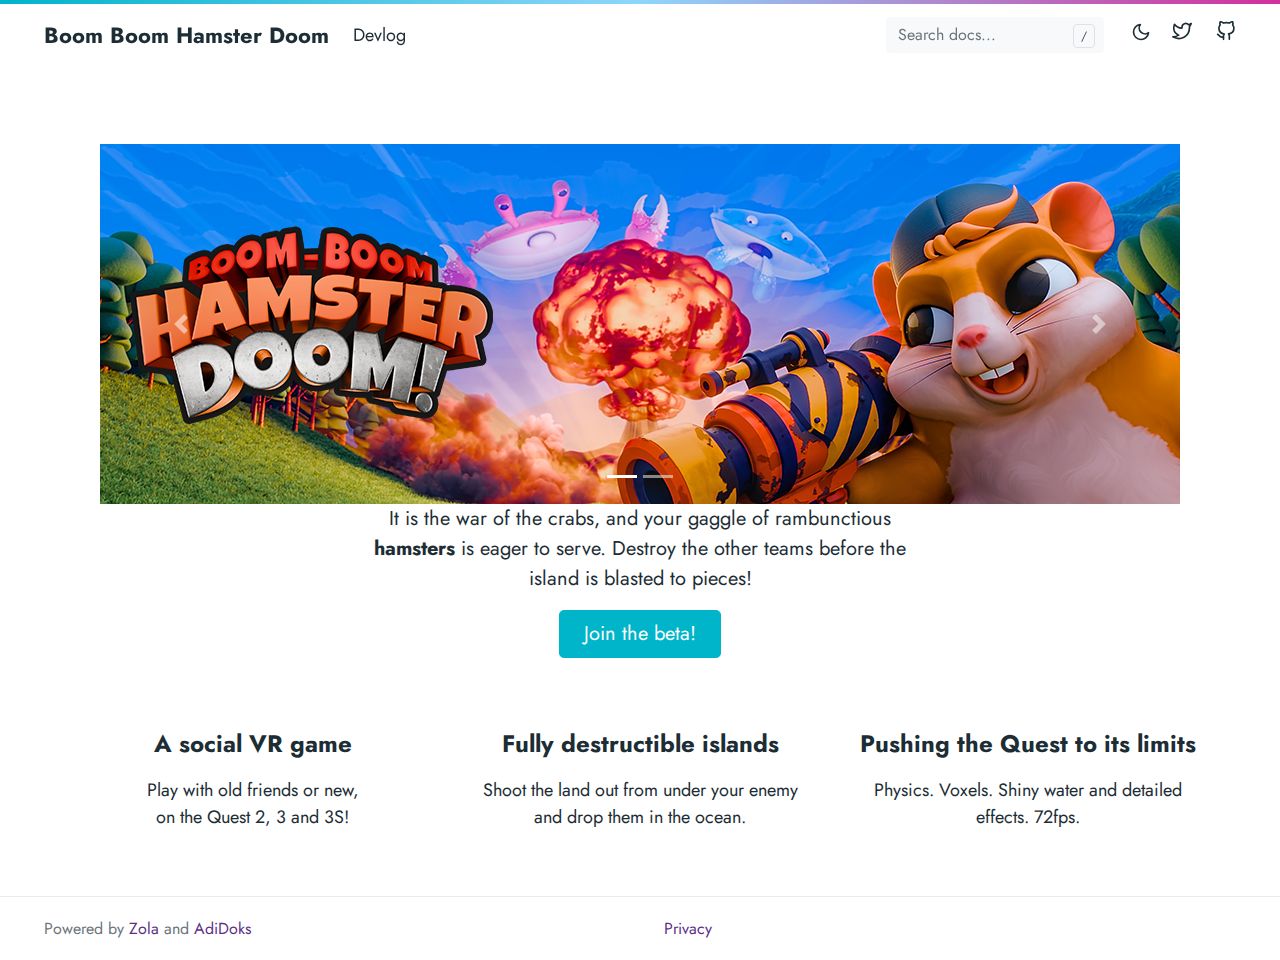
<file: index.html>
<!DOCTYPE html>
<html lang="en-US">
<head>
<meta charset="utf-8">
<meta http-equiv="x-ua-compatible" content="ie=edge">
<meta name="viewport" content="width=device-width, initial-scale=1, shrink-to-fit=no">

  <link rel="preload" as="font" href="https://holonautic.github.io/fonts/vendor/jost/jost-v4-latin-regular.woff2" type="font/woff2" crossorigin>
  <link rel="preload" as="font" href="https://holonautic.github.io/fonts/vendor/jost/jost-v4-latin-700.woff2"  type="font/woff2" crossorigin>


<link rel="stylesheet" href="https://holonautic.github.io/main.css">



  
  
    
  


  
    
  
  
  
    
  
  
  
  
  


  <meta name="robots" content="index, follow">
  <meta name="googlebot" content="index, follow, max-snippet:-1, max-image-preview:large, max-video-preview:-1">
  <meta name="bingbot" content="index, follow, max-snippet:-1, max-image-preview:large, max-video-preview:-1">


	


	

<title>Boom Boom Hamster Doom</title>
<meta name="description" content="the social VR game of hamsters with missiles">
<link rel="canonical" href="https://holonautic.github.io/">


  <meta name="twitter:card" content="summary_large_image">
  
    <meta name="twitter:image" content="https://holonautic.github.io/opengraph.png">
  
  <meta name="twitter:title" content="Boom Boom Hamster Doom">
  <meta name="twitter:description" content="the social VR game of hamsters with missiles">
  <meta name="twitter:site" content="@holonautic">
  <meta name="twitter:creator" content="@holonautic">
  
  <meta property="og:title" content="Boom Boom Hamster Doom">
  <meta property="og:description" content="the social VR game of hamsters with missiles">
  <meta property="og:type" content="website">
  <meta property="og:url" content="https://holonautic.github.io/">

  
    <meta property="og:image" content="https://holonautic.github.io/opengraph.png">
  

  <meta property="og:updated_time" content="2021-05-01T08:08:08+08:00">
  <meta property="og:site_name" content="Boom Boom Hamster Doom">

  

  

  
  <meta property="article:publisher" content="https://www.facebook.com/holonautic">
  <meta property="article:author" content="https://www.facebook.com/holonautic">
  <meta property="og:locale" content="en_US">



  
    <script type="application/ld+json">
    {
      "@context": "https://schema.org",
      "@type": "Organization",
      "url": "/",
      "name": "Boom Boom Hamster Doom",
      "logo": "/android-chrome-512x512.png",
      "sameAs": [
        "https://twitter.com/holonautic",
        
        "https://github.com/holonautic"
      ]
    }
    </script>
  
  
  







<script type="application/ld+json">
  {
    "@context": "http://schema.org",
    "@type": "BreadcrumbList",
    
    {
      "@type": "ListItem",
      "position":  1 ,
      "name": "Home",
      "item": "https://holonautic.github.io/"
    },
    
  }
</script>






  <meta name="theme-color" content="#fff">
  <link rel="apple-touch-icon" sizes="180x180" href="https://holonautic.github.io/apple-touch-icon.png">
  <link rel="icon" type="image/png" sizes="32x32" href="https://holonautic.github.io/favicon-32x32.png">
  <link rel="icon" type="image/png" sizes="16x16" href="https://holonautic.github.io/favicon-16x16.png">
  
    <link rel="manifest" href="https://holonautic.github.io/site.webmanifest" crossorigin>
  


  

</head>

<body class="home">
  
    
<div class="header-bar fixed-top"></div>
<header class="navbar fixed-top navbar-expand-md navbar-light">
	<div class="container">
		<input class="menu-btn order-0" type="checkbox" id="menu-btn">
		<label class="menu-icon d-md-none" for="menu-btn"><span class="navicon"></span></label>
		<a class="navbar-brand order-1 order-md-0 me-auto" href="https://holonautic.github.io">Boom Boom Hamster Doom</a>
		<button id="mode" class="btn btn-link order-2 order-md-4" type="button" aria-label="Toggle mode">
			<span class="toggle-dark"><svg xmlns="http://www.w3.org/2000/svg" width="20" height="20" viewBox="0 0 24 24" fill="none" stroke="currentColor" stroke-width="2" stroke-linecap="round" stroke-linejoin="round" class="feather feather-moon"><path d="M21 12.79A9 9 0 1 1 11.21 3 7 7 0 0 0 21 12.79z"></path></svg></span>
			<span class="toggle-light"><svg xmlns="http://www.w3.org/2000/svg" width="20" height="20" viewBox="0 0 24 24" fill="none" stroke="currentColor" stroke-width="2" stroke-linecap="round" stroke-linejoin="round" class="feather feather-sun"><circle cx="12" cy="12" r="5"></circle><line x1="12" y1="1" x2="12" y2="3"></line><line x1="12" y1="21" x2="12" y2="23"></line><line x1="4.22" y1="4.22" x2="5.64" y2="5.64"></line><line x1="18.36" y1="18.36" x2="19.78" y2="19.78"></line><line x1="1" y1="12" x2="3" y2="12"></line><line x1="21" y1="12" x2="23" y2="12"></line><line x1="4.22" y1="19.78" x2="5.64" y2="18.36"></line><line x1="18.36" y1="5.64" x2="19.78" y2="4.22"></line></svg></span>
		</button>
		<ul class="navbar-nav fork-me order-3 order-md-5">
			
				
					<li class="nav-item">
						<a class="nav-link" href="https://twitter.com/Holonautic"><svg xmlns="http://www.w3.org/2000/svg" width="20" height="20" viewBox="0 0 24 24" fill="none" stroke="currentColor" stroke-width="2" stroke-linecap="round" stroke-linejoin="round" class="feather feather-twitter"><path d="M23 3a10.9 10.9 0 0 1-3.14 1.53 4.48 4.48 0 0 0-7.86 3v1A10.66 10.66 0 0 1 3 4s-4 9 5 13a11.64 11.64 0 0 1-7 2c9 5 20 0 20-11.5a4.5 4.5 0 0 0-.08-.83A7.72 7.72 0 0 0 23 3z"></path></svg><span class="ms-2 sr-only">Twitter</span></a>
					</li>
				
					<li class="nav-item">
						<a class="nav-link" href="https://github.com/Holonautic"><svg xmlns="http://www.w3.org/2000/svg" width="20" height="20" viewBox="0 0 24 24" fill="none" stroke="currentColor" stroke-width="2" stroke-linecap="round" stroke-linejoin="round" class="feather feather-github"><path d="M9 19c-5 1.5-5-2.5-7-3m14 6v-3.87a3.37 3.37 0 0 0-.94-2.61c3.14-.35 6.44-1.54 6.44-7A5.44 5.44 0 0 0 20 4.77 5.07 5.07 0 0 0 19.91 1S18.73.65 16 2.48a13.38 13.38 0 0 0-7 0C6.27.65 5.09 1 5.09 1A5.07 5.07 0 0 0 5 4.77a5.44 5.44 0 0 0-1.5 3.78c0 5.42 3.3 6.61 6.44 7A3.37 3.37 0 0 0 9 18.13V22"></path></svg><span class="ms-2 sr-only">GitHub</span></a>
					</li>
				
			
		</ul>
		<div class="collapse navbar-collapse order-4 order-md-1">
			<ul class="navbar-nav main-nav me-auto order-5 order-md-2">
				
					
				
				
				
					
						<li class="nav-item">
							<a class="nav-link" href="https://holonautic.github.io/dev/">Devlog</a>
						</li>
					
				
			</ul>
			<div class="break order-6 d-md-none"></div>
			
				<form class="navbar-form flex-grow-1 order-7 order-md-3">
					<input id="userinput" class="form-control is-search" type="search" placeholder="Search docs..."
						aria-label="Search docs..." autocomplete="off">
					<div id="suggestions" class="shadow bg-white rounded"></div>
				</form>
			
		</div>
	</div>
</header>

  

  
<div class="wrap container" role="document">
  <div class="content">
    <section class="section container-fluid mt-n3 pb-3">
      <div class="row justify-content-center">
        <div class="col-lg-18 text-center">
          
          <div id="carouselIndicators" class="carousel slide" data-ride="carousel">
            <ol class="carousel-indicators">
              <li data-target="#carouselIndicators" data-slide-to="0" class="active"></li>
              <li data-target="#carouselIndicators" data-slide-to="1"></li>
            </ol>
            <div class="carousel-inner">
              <div class="carousel-item active">
                <img class="d-block w-100" src="banner-1.png" alt="Boom Boom Hamster Doom">
              </div>
              <div class="carousel-item">
                <img class="d-block w-100" src="banner-2.png" alt="">
              </div>
            </div>
            <a class="carousel-control-prev" href="#carouselIndicators" role="button" data-slide="prev">
              <span class="carousel-control-prev-icon" aria-hidden="true"></span>
              <span class="sr-only">Previous</span>
            </a>
            <a class="carousel-control-next" href="#carouselIndicators" role="button" data-slide="next">
              <span class="carousel-control-next-icon" aria-hidden="true"></span>
              <span class="sr-only">Next</span>
            </a>
          </div>
        </div>
        <div class="col-lg-9 col-xl-8 text-center">
          <p class="lead">It is the war of the crabs, and your gaggle of rambunctious <strong>hamsters</strong> is eager to serve. Destroy the other teams before the island is blasted to pieces!</p>
          <a class="btn btn-primary btn-lg px-4 mb-2" href="https:&#x2F;&#x2F;forms.gle&#x2F;WzsmNXMVsKeazxqQ6")) | safe }}" role="button">Join the beta!</a>
        </div>
      </div>
    </section>
  </div>
</div>

<section class="section section-sm">
  <div class="container">
    <div class="row justify-content-center text-center">
      
        
        <div class="col-lg-5">
          <h2 class="h4">A social VR game</h2>
          <p>Play with old friends or new,<br> on the Quest 2, 3 and 3S!</p>
        </div>
        
        <div class="col-lg-5">
          <h2 class="h4">Fully destructible islands</h2>
          <p>Shoot the land out from under your enemy and drop them in the ocean.</p>
        </div>
        
        <div class="col-lg-5">
          <h2 class="h4">Pushing the Quest to its limits</h2>
          <p>Physics. Voxels. Shiny water and detailed effects. 72fps.</p>
        </div>
        
      
    </div>
  </div>
</section>

<section class="section section-sm container-fluid">
  <div class="row justify-content-center text-center">
    <div class="col-lg-9"></div>
  </div>
</section>


  
    
<footer class="footer text-muted">
	<div class="container">
		<div class="row">
			<div class="col-lg-8 order-last order-lg-first">
				<ul class="list-inline">
					
						<li class="list-inline-item">Powered by <a href="https://www.getzola.org/">Zola</a> and <a href="https://github.com/aaranxu/adidoks">AdiDoks</a></li>
					
				</ul>
			</div>
			<div class="col-lg-8 order-first order-lg-last text-lg-end">
				<ul class="list-inline">
					
						
							<li class="list-inline-item"><a href="https://holonautic.github.io/https://www.holonautic.com/privacy-policies/privacy-policy/">Privacy</a></li>
						
					
				</ul>
			</div>
		</div>
	</div>
</footer>

  

  
<script type="text/javascript" src="https://holonautic.github.io/js/main.js" defer></script>

  <script type="text/javascript" src="https://holonautic.github.io/plugins/elasticlunr.min.js" defer></script>
  <script type="text/javascript" src="https://holonautic.github.io/search_index.en.js" defer></script>
  <script type="text/javascript" src="https://holonautic.github.io/js/search.js" defer></script>

<script src="https://code.jquery.com/jquery-3.2.1.slim.min.js" integrity="sha384-KJ3o2DKtIkvYIK3UENzmM7KCkRr/rE9/Qpg6aAZGJwFDMVNA/GpGFF93hXpG5KkN" crossorigin="anonymous"></script>
<script src="https://cdn.jsdelivr.net/npm/popper.js@1.12.9/dist/umd/popper.min.js" integrity="sha384-ApNbgh9B+Y1QKtv3Rn7W3mgPxhU9K/ScQsAP7hUibX39j7fakFPskvXusvfa0b4Q" crossorigin="anonymous"></script>
<script src="https://cdn.jsdelivr.net/npm/bootstrap@4.0.0/dist/js/bootstrap.min.js" integrity="sha384-JZR6Spejh4U02d8jOt6vLEHfe/JQGiRRSQQxSfFWpi1MquVdAyjUar5+76PVCmYl" crossorigin="anonymous"></script>
  
</body>
</html>
</file>
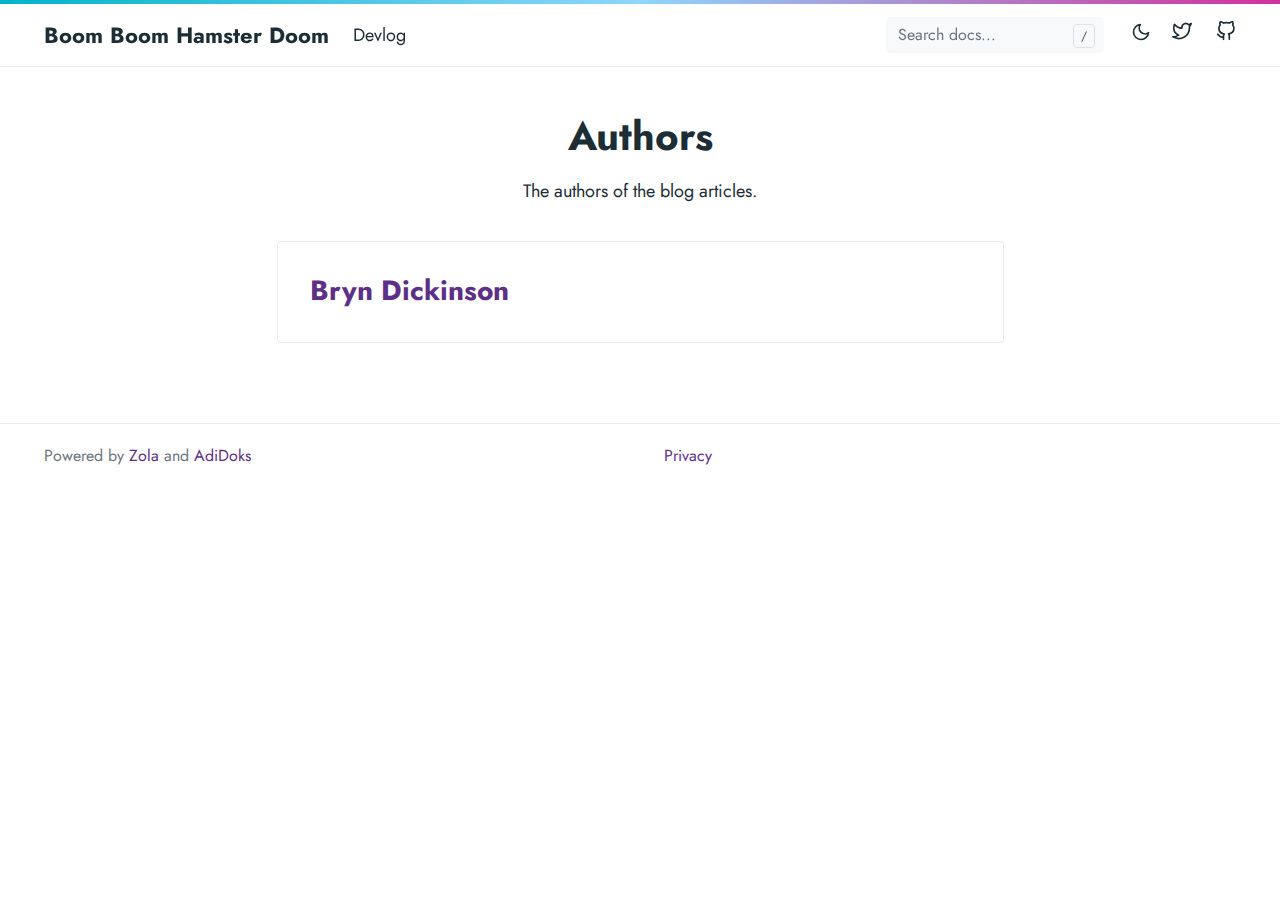
<file: authors/index.html>
<!DOCTYPE html>
<html lang="en-US">
<head>
<meta charset="utf-8">
<meta http-equiv="x-ua-compatible" content="ie=edge">
<meta name="viewport" content="width=device-width, initial-scale=1, shrink-to-fit=no">

  <link rel="preload" as="font" href="https://holonautic.github.io/fonts/vendor/jost/jost-v4-latin-regular.woff2" type="font/woff2" crossorigin>
  <link rel="preload" as="font" href="https://holonautic.github.io/fonts/vendor/jost/jost-v4-latin-700.woff2"  type="font/woff2" crossorigin>


<link rel="stylesheet" href="https://holonautic.github.io/main.css">



  
  
    
  

  
  
    
    
  
  
  
    
  
  
  


  <meta name="robots" content="index, follow">
  <meta name="googlebot" content="index, follow, max-snippet:-1, max-image-preview:large, max-video-preview:-1">
  <meta name="bingbot" content="index, follow, max-snippet:-1, max-image-preview:large, max-video-preview:-1">


	


	

<title>Authors | Boom Boom Hamster Doom</title>
<meta name="description" content="the social VR game of hamsters with missiles">
<link rel="canonical" href="https://holonautic.github.io/authors/">


  <meta name="twitter:card" content="summary_large_image">
  
    <meta name="twitter:image" content="https://holonautic.github.io/opengraph.png">
  
  <meta name="twitter:title" content="Authors">
  <meta name="twitter:description" content="the social VR game of hamsters with missiles">
  <meta name="twitter:site" content="@holonautic">
  <meta name="twitter:creator" content="@holonautic">
  
  <meta property="og:title" content="Authors">
  <meta property="og:description" content="the social VR game of hamsters with missiles">
  <meta property="og:type" content="website">
  <meta property="og:url" content="https://holonautic.github.io/authors/">

  
    <meta property="og:image" content="https://holonautic.github.io/opengraph.png">
  

  <meta property="og:updated_time" content="2021-05-01T08:08:08+08:00">
  <meta property="og:site_name" content="Authors">

  

  

  
  <meta property="article:publisher" content="https://www.facebook.com/holonautic">
  <meta property="article:author" content="https://www.facebook.com/holonautic">
  <meta property="og:locale" content="en_US">









<script type="application/ld+json">
  {
    "@context": "http://schema.org",
    "@type": "BreadcrumbList",
    
      
      
        
        
        
        
        
        
        
        
          {
            "@type": "ListItem",
            "position":  1 ,
            "name": "Home",
            "item": "https://holonautic.github.io/"
          },
          
          
          {
            "@type": "ListItem",
            "position":  2 ,
            "name": "Authors",
            "item": "https://holonautic.github.io/authors/"
          },
        
      
    
  }
</script>






  <meta name="theme-color" content="#fff">
  <link rel="apple-touch-icon" sizes="180x180" href="https://holonautic.github.io/apple-touch-icon.png">
  <link rel="icon" type="image/png" sizes="32x32" href="https://holonautic.github.io/favicon-32x32.png">
  <link rel="icon" type="image/png" sizes="16x16" href="https://holonautic.github.io/favicon-16x16.png">
  
    <link rel="manifest" href="https://holonautic.github.io/site.webmanifest" crossorigin>
  


  

</head>

  
    
  

<body class="contributors list">
  
    
<div class="header-bar fixed-top"></div>
<header class="navbar fixed-top navbar-expand-md navbar-light">
	<div class="container">
		<input class="menu-btn order-0" type="checkbox" id="menu-btn">
		<label class="menu-icon d-md-none" for="menu-btn"><span class="navicon"></span></label>
		<a class="navbar-brand order-1 order-md-0 me-auto" href="https://holonautic.github.io">Boom Boom Hamster Doom</a>
		<button id="mode" class="btn btn-link order-2 order-md-4" type="button" aria-label="Toggle mode">
			<span class="toggle-dark"><svg xmlns="http://www.w3.org/2000/svg" width="20" height="20" viewBox="0 0 24 24" fill="none" stroke="currentColor" stroke-width="2" stroke-linecap="round" stroke-linejoin="round" class="feather feather-moon"><path d="M21 12.79A9 9 0 1 1 11.21 3 7 7 0 0 0 21 12.79z"></path></svg></span>
			<span class="toggle-light"><svg xmlns="http://www.w3.org/2000/svg" width="20" height="20" viewBox="0 0 24 24" fill="none" stroke="currentColor" stroke-width="2" stroke-linecap="round" stroke-linejoin="round" class="feather feather-sun"><circle cx="12" cy="12" r="5"></circle><line x1="12" y1="1" x2="12" y2="3"></line><line x1="12" y1="21" x2="12" y2="23"></line><line x1="4.22" y1="4.22" x2="5.64" y2="5.64"></line><line x1="18.36" y1="18.36" x2="19.78" y2="19.78"></line><line x1="1" y1="12" x2="3" y2="12"></line><line x1="21" y1="12" x2="23" y2="12"></line><line x1="4.22" y1="19.78" x2="5.64" y2="18.36"></line><line x1="18.36" y1="5.64" x2="19.78" y2="4.22"></line></svg></span>
		</button>
		<ul class="navbar-nav fork-me order-3 order-md-5">
			
				
					<li class="nav-item">
						<a class="nav-link" href="https://twitter.com/Holonautic"><svg xmlns="http://www.w3.org/2000/svg" width="20" height="20" viewBox="0 0 24 24" fill="none" stroke="currentColor" stroke-width="2" stroke-linecap="round" stroke-linejoin="round" class="feather feather-twitter"><path d="M23 3a10.9 10.9 0 0 1-3.14 1.53 4.48 4.48 0 0 0-7.86 3v1A10.66 10.66 0 0 1 3 4s-4 9 5 13a11.64 11.64 0 0 1-7 2c9 5 20 0 20-11.5a4.5 4.5 0 0 0-.08-.83A7.72 7.72 0 0 0 23 3z"></path></svg><span class="ms-2 sr-only">Twitter</span></a>
					</li>
				
					<li class="nav-item">
						<a class="nav-link" href="https://github.com/Holonautic"><svg xmlns="http://www.w3.org/2000/svg" width="20" height="20" viewBox="0 0 24 24" fill="none" stroke="currentColor" stroke-width="2" stroke-linecap="round" stroke-linejoin="round" class="feather feather-github"><path d="M9 19c-5 1.5-5-2.5-7-3m14 6v-3.87a3.37 3.37 0 0 0-.94-2.61c3.14-.35 6.44-1.54 6.44-7A5.44 5.44 0 0 0 20 4.77 5.07 5.07 0 0 0 19.91 1S18.73.65 16 2.48a13.38 13.38 0 0 0-7 0C6.27.65 5.09 1 5.09 1A5.07 5.07 0 0 0 5 4.77a5.44 5.44 0 0 0-1.5 3.78c0 5.42 3.3 6.61 6.44 7A3.37 3.37 0 0 0 9 18.13V22"></path></svg><span class="ms-2 sr-only">GitHub</span></a>
					</li>
				
			
		</ul>
		<div class="collapse navbar-collapse order-4 order-md-1">
			<ul class="navbar-nav main-nav me-auto order-5 order-md-2">
				
					
				
				
				
					
						<li class="nav-item">
							<a class="nav-link" href="https://holonautic.github.io/dev/">Devlog</a>
						</li>
					
				
			</ul>
			<div class="break order-6 d-md-none"></div>
			
				<form class="navbar-form flex-grow-1 order-7 order-md-3">
					<input id="userinput" class="form-control is-search" type="search" placeholder="Search docs..."
						aria-label="Search docs..." autocomplete="off">
					<div id="suggestions" class="shadow bg-white rounded"></div>
				</form>
			
		</div>
	</div>
</header>

  

  
<div class="wrap container" role="document">
  <div class="content">
    <div class="row justify-content-center">
      <div class="col-md-12 col-lg-10 col-xxl-8">
        <article>
          <h1 class="text-center">Authors</h1>
          <div class="text-center"><p>The authors of the blog articles.</p>
</div>
          <div class="card-list">
				    
            <div class="card">
              <div class="card-body">
                <h2 class="h3"><a class="stretched-link text-body" href="https://holonautic.github.io/authors/bryn-dickinson/">Bryn Dickinson</a></h2>
              </div>
            </div>
            
			    </div>
        </article>
      </div>
    </div>
  </div>
</div>


  
    
<footer class="footer text-muted">
	<div class="container">
		<div class="row">
			<div class="col-lg-8 order-last order-lg-first">
				<ul class="list-inline">
					
						<li class="list-inline-item">Powered by <a href="https://www.getzola.org/">Zola</a> and <a href="https://github.com/aaranxu/adidoks">AdiDoks</a></li>
					
				</ul>
			</div>
			<div class="col-lg-8 order-first order-lg-last text-lg-end">
				<ul class="list-inline">
					
						
							<li class="list-inline-item"><a href="https://holonautic.github.io/https://www.holonautic.com/privacy-policies/privacy-policy/">Privacy</a></li>
						
					
				</ul>
			</div>
		</div>
	</div>
</footer>

  

  
<script type="text/javascript" src="https://holonautic.github.io/js/main.js" defer></script>

  <script type="text/javascript" src="https://holonautic.github.io/plugins/elasticlunr.min.js" defer></script>
  <script type="text/javascript" src="https://holonautic.github.io/search_index.en.js" defer></script>
  <script type="text/javascript" src="https://holonautic.github.io/js/search.js" defer></script>

<script src="https://code.jquery.com/jquery-3.2.1.slim.min.js" integrity="sha384-KJ3o2DKtIkvYIK3UENzmM7KCkRr/rE9/Qpg6aAZGJwFDMVNA/GpGFF93hXpG5KkN" crossorigin="anonymous"></script>
<script src="https://cdn.jsdelivr.net/npm/popper.js@1.12.9/dist/umd/popper.min.js" integrity="sha384-ApNbgh9B+Y1QKtv3Rn7W3mgPxhU9K/ScQsAP7hUibX39j7fakFPskvXusvfa0b4Q" crossorigin="anonymous"></script>
<script src="https://cdn.jsdelivr.net/npm/bootstrap@4.0.0/dist/js/bootstrap.min.js" integrity="sha384-JZR6Spejh4U02d8jOt6vLEHfe/JQGiRRSQQxSfFWpi1MquVdAyjUar5+76PVCmYl" crossorigin="anonymous"></script>
  
</body>
</html>
</file>
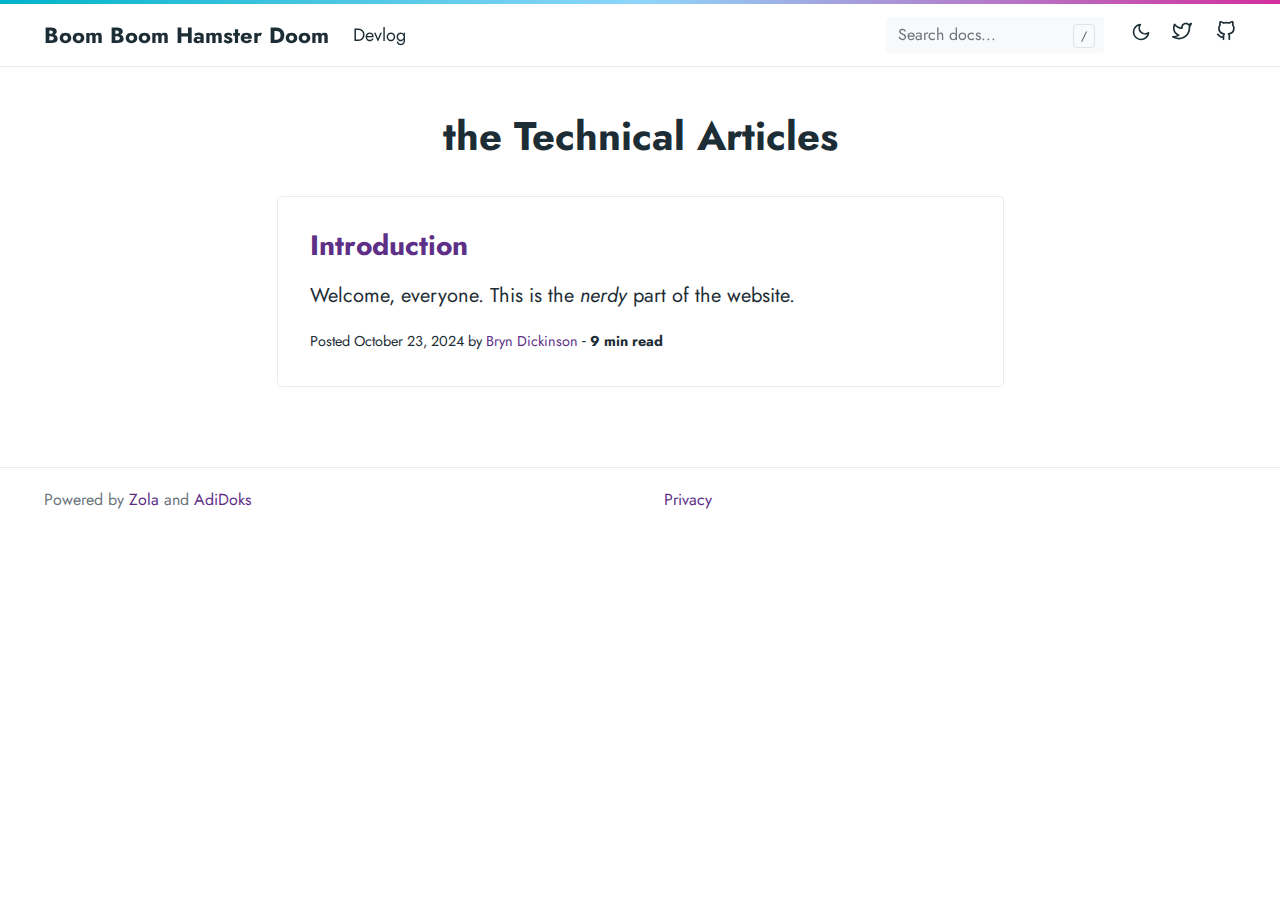
<file: dev/index.html>
<!DOCTYPE html>
<html lang="en-US">
<head>
<meta charset="utf-8">
<meta http-equiv="x-ua-compatible" content="ie=edge">
<meta name="viewport" content="width=device-width, initial-scale=1, shrink-to-fit=no">

  <link rel="preload" as="font" href="https://holonautic.github.io/fonts/vendor/jost/jost-v4-latin-regular.woff2" type="font/woff2" crossorigin>
  <link rel="preload" as="font" href="https://holonautic.github.io/fonts/vendor/jost/jost-v4-latin-700.woff2"  type="font/woff2" crossorigin>


<link rel="stylesheet" href="https://holonautic.github.io/main.css">



  
  
    
  

  
  
  
    
    
  
  
  
    
  
  
  


  <meta name="robots" content="index, follow">
  <meta name="googlebot" content="index, follow, max-snippet:-1, max-image-preview:large, max-video-preview:-1">
  <meta name="bingbot" content="index, follow, max-snippet:-1, max-image-preview:large, max-video-preview:-1">


	


	

<title>the Technical Articles | Boom Boom Hamster Doom</title>
<meta name="description" content="An intricate guide to how we developed Boom Boom Hamster Doom">
<link rel="canonical" href="https://holonautic.github.io/dev/">


  <meta name="twitter:card" content="summary_large_image">
  
    <meta name="twitter:image" content="https://holonautic.github.io/opengraph.png">
  
  <meta name="twitter:title" content="the Technical Articles">
  <meta name="twitter:description" content="An intricate guide to how we developed Boom Boom Hamster Doom">
  <meta name="twitter:site" content="@holonautic">
  <meta name="twitter:creator" content="@holonautic">
  
  <meta property="og:title" content="the Technical Articles">
  <meta property="og:description" content="An intricate guide to how we developed Boom Boom Hamster Doom">
  <meta property="og:type" content="website">
  <meta property="og:url" content="https://holonautic.github.io/dev/">

  
    <meta property="og:image" content="https://holonautic.github.io/opengraph.png">
  

  <meta property="og:updated_time" content="2021-05-01T08:08:08+08:00">
  <meta property="og:site_name" content="the Technical Articles">

  

  

  
  <meta property="article:publisher" content="https://www.facebook.com/holonautic">
  <meta property="article:author" content="https://www.facebook.com/holonautic">
  <meta property="og:locale" content="en_US">









<script type="application/ld+json">
  {
    "@context": "http://schema.org",
    "@type": "BreadcrumbList",
    
      
      
        
        
        
        
        
        
        
        
          {
            "@type": "ListItem",
            "position":  1 ,
            "name": "Home",
            "item": "https://holonautic.github.io/"
          },
          
          
          {
            "@type": "ListItem",
            "position":  2 ,
            "name": "Dev",
            "item": "https://holonautic.github.io/dev/"
          },
        
      
    
  }
</script>






  <meta name="theme-color" content="#fff">
  <link rel="apple-touch-icon" sizes="180x180" href="https://holonautic.github.io/apple-touch-icon.png">
  <link rel="icon" type="image/png" sizes="32x32" href="https://holonautic.github.io/favicon-32x32.png">
  <link rel="icon" type="image/png" sizes="16x16" href="https://holonautic.github.io/favicon-16x16.png">
  
    <link rel="manifest" href="https://holonautic.github.io/site.webmanifest" crossorigin>
  


  

</head>

  

<body class="blog list">
  
  
  
  
<div class="header-bar fixed-top"></div>
<header class="navbar fixed-top navbar-expand-md navbar-light">
	<div class="container">
		<input class="menu-btn order-0" type="checkbox" id="menu-btn">
		<label class="menu-icon d-md-none" for="menu-btn"><span class="navicon"></span></label>
		<a class="navbar-brand order-1 order-md-0 me-auto" href="https://holonautic.github.io">Boom Boom Hamster Doom</a>
		<button id="mode" class="btn btn-link order-2 order-md-4" type="button" aria-label="Toggle mode">
			<span class="toggle-dark"><svg xmlns="http://www.w3.org/2000/svg" width="20" height="20" viewBox="0 0 24 24" fill="none" stroke="currentColor" stroke-width="2" stroke-linecap="round" stroke-linejoin="round" class="feather feather-moon"><path d="M21 12.79A9 9 0 1 1 11.21 3 7 7 0 0 0 21 12.79z"></path></svg></span>
			<span class="toggle-light"><svg xmlns="http://www.w3.org/2000/svg" width="20" height="20" viewBox="0 0 24 24" fill="none" stroke="currentColor" stroke-width="2" stroke-linecap="round" stroke-linejoin="round" class="feather feather-sun"><circle cx="12" cy="12" r="5"></circle><line x1="12" y1="1" x2="12" y2="3"></line><line x1="12" y1="21" x2="12" y2="23"></line><line x1="4.22" y1="4.22" x2="5.64" y2="5.64"></line><line x1="18.36" y1="18.36" x2="19.78" y2="19.78"></line><line x1="1" y1="12" x2="3" y2="12"></line><line x1="21" y1="12" x2="23" y2="12"></line><line x1="4.22" y1="19.78" x2="5.64" y2="18.36"></line><line x1="18.36" y1="5.64" x2="19.78" y2="4.22"></line></svg></span>
		</button>
		<ul class="navbar-nav fork-me order-3 order-md-5">
			
				
					<li class="nav-item">
						<a class="nav-link" href="https://twitter.com/Holonautic"><svg xmlns="http://www.w3.org/2000/svg" width="20" height="20" viewBox="0 0 24 24" fill="none" stroke="currentColor" stroke-width="2" stroke-linecap="round" stroke-linejoin="round" class="feather feather-twitter"><path d="M23 3a10.9 10.9 0 0 1-3.14 1.53 4.48 4.48 0 0 0-7.86 3v1A10.66 10.66 0 0 1 3 4s-4 9 5 13a11.64 11.64 0 0 1-7 2c9 5 20 0 20-11.5a4.5 4.5 0 0 0-.08-.83A7.72 7.72 0 0 0 23 3z"></path></svg><span class="ms-2 sr-only">Twitter</span></a>
					</li>
				
					<li class="nav-item">
						<a class="nav-link" href="https://github.com/Holonautic"><svg xmlns="http://www.w3.org/2000/svg" width="20" height="20" viewBox="0 0 24 24" fill="none" stroke="currentColor" stroke-width="2" stroke-linecap="round" stroke-linejoin="round" class="feather feather-github"><path d="M9 19c-5 1.5-5-2.5-7-3m14 6v-3.87a3.37 3.37 0 0 0-.94-2.61c3.14-.35 6.44-1.54 6.44-7A5.44 5.44 0 0 0 20 4.77 5.07 5.07 0 0 0 19.91 1S18.73.65 16 2.48a13.38 13.38 0 0 0-7 0C6.27.65 5.09 1 5.09 1A5.07 5.07 0 0 0 5 4.77a5.44 5.44 0 0 0-1.5 3.78c0 5.42 3.3 6.61 6.44 7A3.37 3.37 0 0 0 9 18.13V22"></path></svg><span class="ms-2 sr-only">GitHub</span></a>
					</li>
				
			
		</ul>
		<div class="collapse navbar-collapse order-4 order-md-1">
			<ul class="navbar-nav main-nav me-auto order-5 order-md-2">
				
					
				
				
				
					
						<li class="nav-item">
							<a class="nav-link" href="https://holonautic.github.io/dev/">Devlog</a>
						</li>
					
				
			</ul>
			<div class="break order-6 d-md-none"></div>
			
				<form class="navbar-form flex-grow-1 order-7 order-md-3">
					<input id="userinput" class="form-control is-search" type="search" placeholder="Search docs..."
						aria-label="Search docs..." autocomplete="off">
					<div id="suggestions" class="shadow bg-white rounded"></div>
				</form>
			
		</div>
	</div>
</header>



  
<div class="wrap container" role="document">
  <div class="content">
    <div class="row justify-content-center">
      <div class="col-md-12 col-lg-10 col-xxl-8">
        <article>
          <h1 class="text-center">the Technical Articles</h1>
          <div class="card-list">
            
            <div class="card">
              <div class="card-body">
                <h2 class="h3"><a class="stretched-link text-body" href="https:&#x2F;&#x2F;holonautic.github.io&#x2F;dev&#x2F;introduction&#x2F;">Introduction</a></h2>
                
                  <p class="lead">Welcome, everyone. This is the <em>nerdy</em> part of the website.</p>
                
<p><small>Posted October 23, 2024 by <a class="stretched-link position-relative" href="https://holonautic.github.io/authors/bryn-dickinson/">Bryn Dickinson</a>&nbsp;&hyphen;&nbsp;<strong>9&nbsp;min read</strong></small><p>

              </div>
            </div>
            
            
          </div>
        </article>
      </div>
    </div>
  </div>
</div>


  
    
<footer class="footer text-muted">
	<div class="container">
		<div class="row">
			<div class="col-lg-8 order-last order-lg-first">
				<ul class="list-inline">
					
						<li class="list-inline-item">Powered by <a href="https://www.getzola.org/">Zola</a> and <a href="https://github.com/aaranxu/adidoks">AdiDoks</a></li>
					
				</ul>
			</div>
			<div class="col-lg-8 order-first order-lg-last text-lg-end">
				<ul class="list-inline">
					
						
							<li class="list-inline-item"><a href="https://holonautic.github.io/https://www.holonautic.com/privacy-policies/privacy-policy/">Privacy</a></li>
						
					
				</ul>
			</div>
		</div>
	</div>
</footer>

  

  
<script type="text/javascript" src="https://holonautic.github.io/js/main.js" defer></script>

  <script type="text/javascript" src="https://holonautic.github.io/plugins/elasticlunr.min.js" defer></script>
  <script type="text/javascript" src="https://holonautic.github.io/search_index.en.js" defer></script>
  <script type="text/javascript" src="https://holonautic.github.io/js/search.js" defer></script>

<script src="https://code.jquery.com/jquery-3.2.1.slim.min.js" integrity="sha384-KJ3o2DKtIkvYIK3UENzmM7KCkRr/rE9/Qpg6aAZGJwFDMVNA/GpGFF93hXpG5KkN" crossorigin="anonymous"></script>
<script src="https://cdn.jsdelivr.net/npm/popper.js@1.12.9/dist/umd/popper.min.js" integrity="sha384-ApNbgh9B+Y1QKtv3Rn7W3mgPxhU9K/ScQsAP7hUibX39j7fakFPskvXusvfa0b4Q" crossorigin="anonymous"></script>
<script src="https://cdn.jsdelivr.net/npm/bootstrap@4.0.0/dist/js/bootstrap.min.js" integrity="sha384-JZR6Spejh4U02d8jOt6vLEHfe/JQGiRRSQQxSfFWpi1MquVdAyjUar5+76PVCmYl" crossorigin="anonymous"></script>
  
</body>
</html>
</file>
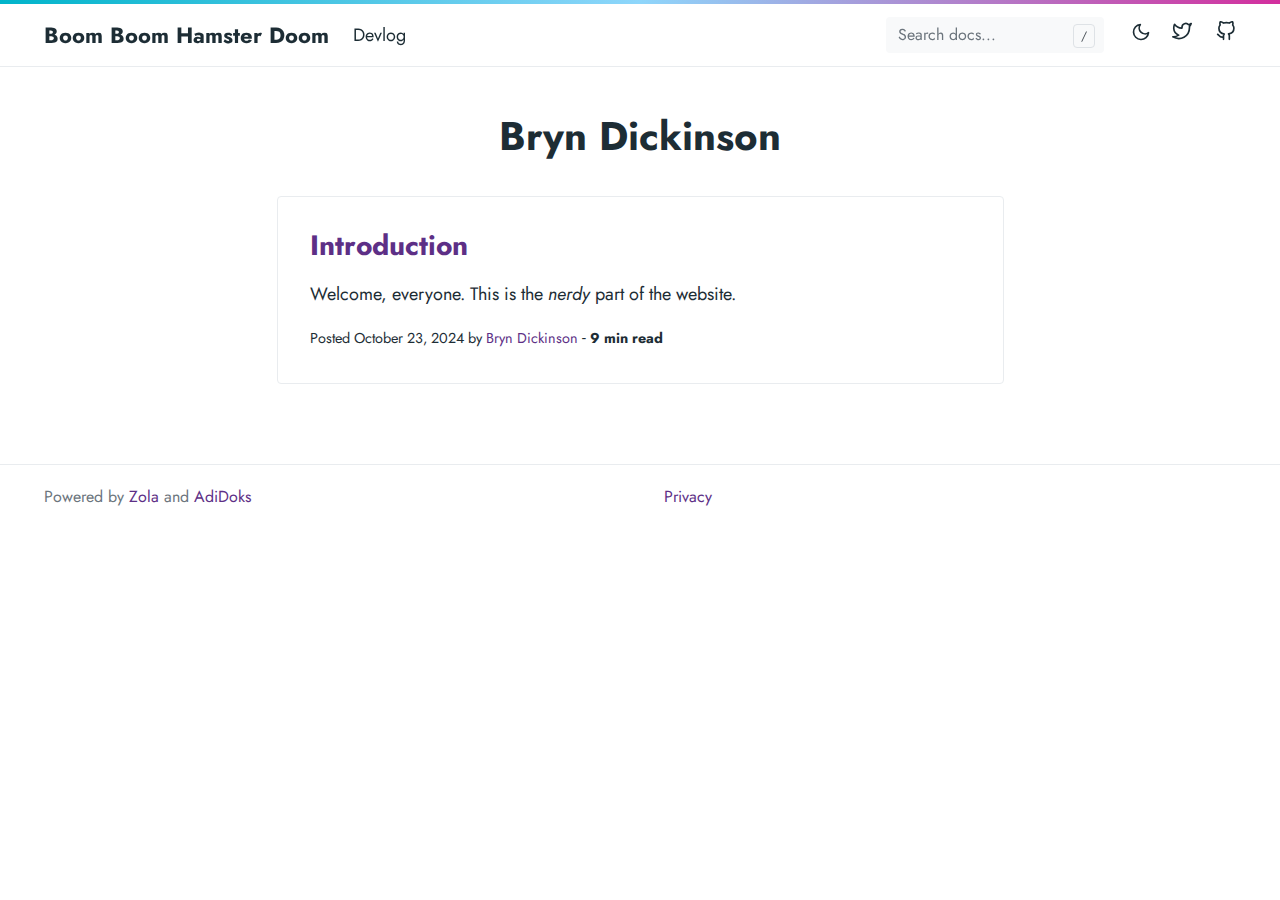
<file: authors/bryn-dickinson/index.html>
<!DOCTYPE html>
<html lang="en-US">
<head>
<meta charset="utf-8">
<meta http-equiv="x-ua-compatible" content="ie=edge">
<meta name="viewport" content="width=device-width, initial-scale=1, shrink-to-fit=no">

  <link rel="preload" as="font" href="https://holonautic.github.io/fonts/vendor/jost/jost-v4-latin-regular.woff2" type="font/woff2" crossorigin>
  <link rel="preload" as="font" href="https://holonautic.github.io/fonts/vendor/jost/jost-v4-latin-700.woff2"  type="font/woff2" crossorigin>


<link rel="stylesheet" href="https://holonautic.github.io/main.css">



  
  
  
  
  
    
  
  
  
    
      
    
  
  
    
  
  
  
    
  
  
  


  <meta name="robots" content="index, follow">
  <meta name="googlebot" content="index, follow, max-snippet:-1, max-image-preview:large, max-video-preview:-1">
  <meta name="bingbot" content="index, follow, max-snippet:-1, max-image-preview:large, max-video-preview:-1">


	


	

<title>Bryn Dickinson | Boom Boom Hamster Doom</title>
<meta name="description" content="the social VR game of hamsters with missiles">
<link rel="canonical" href="https://holonautic.github.io/authors/bryn-dickinson/">


  <meta name="twitter:card" content="summary_large_image">
  
    <meta name="twitter:image" content="https://holonautic.github.io/opengraph.png">
  
  <meta name="twitter:title" content="Bryn Dickinson">
  <meta name="twitter:description" content="the social VR game of hamsters with missiles">
  <meta name="twitter:site" content="@holonautic">
  <meta name="twitter:creator" content="@holonautic">
  
  <meta property="og:title" content="Bryn Dickinson">
  <meta property="og:description" content="the social VR game of hamsters with missiles">
  <meta property="og:type" content="website">
  <meta property="og:url" content="https://holonautic.github.io/authors/bryn-dickinson/">

  
    <meta property="og:image" content="https://holonautic.github.io/opengraph.png">
  

  <meta property="og:updated_time" content="2021-05-01T08:08:08+08:00">
  <meta property="og:site_name" content="Bryn Dickinson">

  

  

  
  <meta property="article:publisher" content="https://www.facebook.com/holonautic">
  <meta property="article:author" content="https://www.facebook.com/holonautic">
  <meta property="og:locale" content="en_US">









<script type="application/ld+json">
  {
    "@context": "http://schema.org",
    "@type": "BreadcrumbList",
    
      
      
        
        
        
        
        
        
        
        
          {
            "@type": "ListItem",
            "position":  1 ,
            "name": "Home",
            "item": "https://holonautic.github.io/"
          },
          
          
          {
            "@type": "ListItem",
            "position":  2 ,
            "name": "Authors",
            "item": "https://holonautic.github.io/authors/"
          },
        
      
        
        
        
        
        
        
        
        
        
        
        
          
          
          {
            "@type": "ListItem",
            "position":  3 ,
            "name": "Bryn Dickinson",
            "item": "https://holonautic.github.io/authors/bryn-dickinson/"
          },
        
      
    
  }
</script>






  <meta name="theme-color" content="#fff">
  <link rel="apple-touch-icon" sizes="180x180" href="https://holonautic.github.io/apple-touch-icon.png">
  <link rel="icon" type="image/png" sizes="32x32" href="https://holonautic.github.io/favicon-32x32.png">
  <link rel="icon" type="image/png" sizes="16x16" href="https://holonautic.github.io/favicon-16x16.png">
  
    <link rel="manifest" href="https://holonautic.github.io/site.webmanifest" crossorigin>
  


  

</head>

  
    
  

<body class="contributors list">
  
    
<div class="header-bar fixed-top"></div>
<header class="navbar fixed-top navbar-expand-md navbar-light">
	<div class="container">
		<input class="menu-btn order-0" type="checkbox" id="menu-btn">
		<label class="menu-icon d-md-none" for="menu-btn"><span class="navicon"></span></label>
		<a class="navbar-brand order-1 order-md-0 me-auto" href="https://holonautic.github.io">Boom Boom Hamster Doom</a>
		<button id="mode" class="btn btn-link order-2 order-md-4" type="button" aria-label="Toggle mode">
			<span class="toggle-dark"><svg xmlns="http://www.w3.org/2000/svg" width="20" height="20" viewBox="0 0 24 24" fill="none" stroke="currentColor" stroke-width="2" stroke-linecap="round" stroke-linejoin="round" class="feather feather-moon"><path d="M21 12.79A9 9 0 1 1 11.21 3 7 7 0 0 0 21 12.79z"></path></svg></span>
			<span class="toggle-light"><svg xmlns="http://www.w3.org/2000/svg" width="20" height="20" viewBox="0 0 24 24" fill="none" stroke="currentColor" stroke-width="2" stroke-linecap="round" stroke-linejoin="round" class="feather feather-sun"><circle cx="12" cy="12" r="5"></circle><line x1="12" y1="1" x2="12" y2="3"></line><line x1="12" y1="21" x2="12" y2="23"></line><line x1="4.22" y1="4.22" x2="5.64" y2="5.64"></line><line x1="18.36" y1="18.36" x2="19.78" y2="19.78"></line><line x1="1" y1="12" x2="3" y2="12"></line><line x1="21" y1="12" x2="23" y2="12"></line><line x1="4.22" y1="19.78" x2="5.64" y2="18.36"></line><line x1="18.36" y1="5.64" x2="19.78" y2="4.22"></line></svg></span>
		</button>
		<ul class="navbar-nav fork-me order-3 order-md-5">
			
				
					<li class="nav-item">
						<a class="nav-link" href="https://twitter.com/Holonautic"><svg xmlns="http://www.w3.org/2000/svg" width="20" height="20" viewBox="0 0 24 24" fill="none" stroke="currentColor" stroke-width="2" stroke-linecap="round" stroke-linejoin="round" class="feather feather-twitter"><path d="M23 3a10.9 10.9 0 0 1-3.14 1.53 4.48 4.48 0 0 0-7.86 3v1A10.66 10.66 0 0 1 3 4s-4 9 5 13a11.64 11.64 0 0 1-7 2c9 5 20 0 20-11.5a4.5 4.5 0 0 0-.08-.83A7.72 7.72 0 0 0 23 3z"></path></svg><span class="ms-2 sr-only">Twitter</span></a>
					</li>
				
					<li class="nav-item">
						<a class="nav-link" href="https://github.com/Holonautic"><svg xmlns="http://www.w3.org/2000/svg" width="20" height="20" viewBox="0 0 24 24" fill="none" stroke="currentColor" stroke-width="2" stroke-linecap="round" stroke-linejoin="round" class="feather feather-github"><path d="M9 19c-5 1.5-5-2.5-7-3m14 6v-3.87a3.37 3.37 0 0 0-.94-2.61c3.14-.35 6.44-1.54 6.44-7A5.44 5.44 0 0 0 20 4.77 5.07 5.07 0 0 0 19.91 1S18.73.65 16 2.48a13.38 13.38 0 0 0-7 0C6.27.65 5.09 1 5.09 1A5.07 5.07 0 0 0 5 4.77a5.44 5.44 0 0 0-1.5 3.78c0 5.42 3.3 6.61 6.44 7A3.37 3.37 0 0 0 9 18.13V22"></path></svg><span class="ms-2 sr-only">GitHub</span></a>
					</li>
				
			
		</ul>
		<div class="collapse navbar-collapse order-4 order-md-1">
			<ul class="navbar-nav main-nav me-auto order-5 order-md-2">
				
					
				
				
				
					
						<li class="nav-item">
							<a class="nav-link" href="https://holonautic.github.io/dev/">Devlog</a>
						</li>
					
				
			</ul>
			<div class="break order-6 d-md-none"></div>
			
				<form class="navbar-form flex-grow-1 order-7 order-md-3">
					<input id="userinput" class="form-control is-search" type="search" placeholder="Search docs..."
						aria-label="Search docs..." autocomplete="off">
					<div id="suggestions" class="shadow bg-white rounded"></div>
				</form>
			
		</div>
	</div>
</header>

  

  
<div class="wrap container" role="document">
  <div class="content">
    <div class="row justify-content-center">
      <div class="col-md-12 col-lg-10 col-xxl-8">
        <article>
          <h1 class="text-center">Bryn Dickinson</h1>
          
			    <div class="card-list">
            
					    <div class="card">
						    <div class="card-body">
							    <h2 class="h3"><a class="stretched-link text-body" href="https:&#x2F;&#x2F;holonautic.github.io&#x2F;dev&#x2F;introduction&#x2F;">Introduction</a></h2>
								    <p>Welcome, everyone. This is the <em>nerdy</em> part of the website.</p>
                    
<p><small>Posted October 23, 2024 by <a class="stretched-link position-relative" href="https://holonautic.github.io/authors/bryn-dickinson/">Bryn Dickinson</a>&nbsp;&hyphen;&nbsp;<strong>9&nbsp;min read</strong></small><p>

					    	</div>
					    </div>
				    
			    </div>
        </article>
      </div>
    </div>
  </div>
</div>


  
    
<footer class="footer text-muted">
	<div class="container">
		<div class="row">
			<div class="col-lg-8 order-last order-lg-first">
				<ul class="list-inline">
					
						<li class="list-inline-item">Powered by <a href="https://www.getzola.org/">Zola</a> and <a href="https://github.com/aaranxu/adidoks">AdiDoks</a></li>
					
				</ul>
			</div>
			<div class="col-lg-8 order-first order-lg-last text-lg-end">
				<ul class="list-inline">
					
						
							<li class="list-inline-item"><a href="https://holonautic.github.io/https://www.holonautic.com/privacy-policies/privacy-policy/">Privacy</a></li>
						
					
				</ul>
			</div>
		</div>
	</div>
</footer>

  

  
<script type="text/javascript" src="https://holonautic.github.io/js/main.js" defer></script>

  <script type="text/javascript" src="https://holonautic.github.io/plugins/elasticlunr.min.js" defer></script>
  <script type="text/javascript" src="https://holonautic.github.io/search_index.en.js" defer></script>
  <script type="text/javascript" src="https://holonautic.github.io/js/search.js" defer></script>

<script src="https://code.jquery.com/jquery-3.2.1.slim.min.js" integrity="sha384-KJ3o2DKtIkvYIK3UENzmM7KCkRr/rE9/Qpg6aAZGJwFDMVNA/GpGFF93hXpG5KkN" crossorigin="anonymous"></script>
<script src="https://cdn.jsdelivr.net/npm/popper.js@1.12.9/dist/umd/popper.min.js" integrity="sha384-ApNbgh9B+Y1QKtv3Rn7W3mgPxhU9K/ScQsAP7hUibX39j7fakFPskvXusvfa0b4Q" crossorigin="anonymous"></script>
<script src="https://cdn.jsdelivr.net/npm/bootstrap@4.0.0/dist/js/bootstrap.min.js" integrity="sha384-JZR6Spejh4U02d8jOt6vLEHfe/JQGiRRSQQxSfFWpi1MquVdAyjUar5+76PVCmYl" crossorigin="anonymous"></script>
  
</body>
</html>
</file>
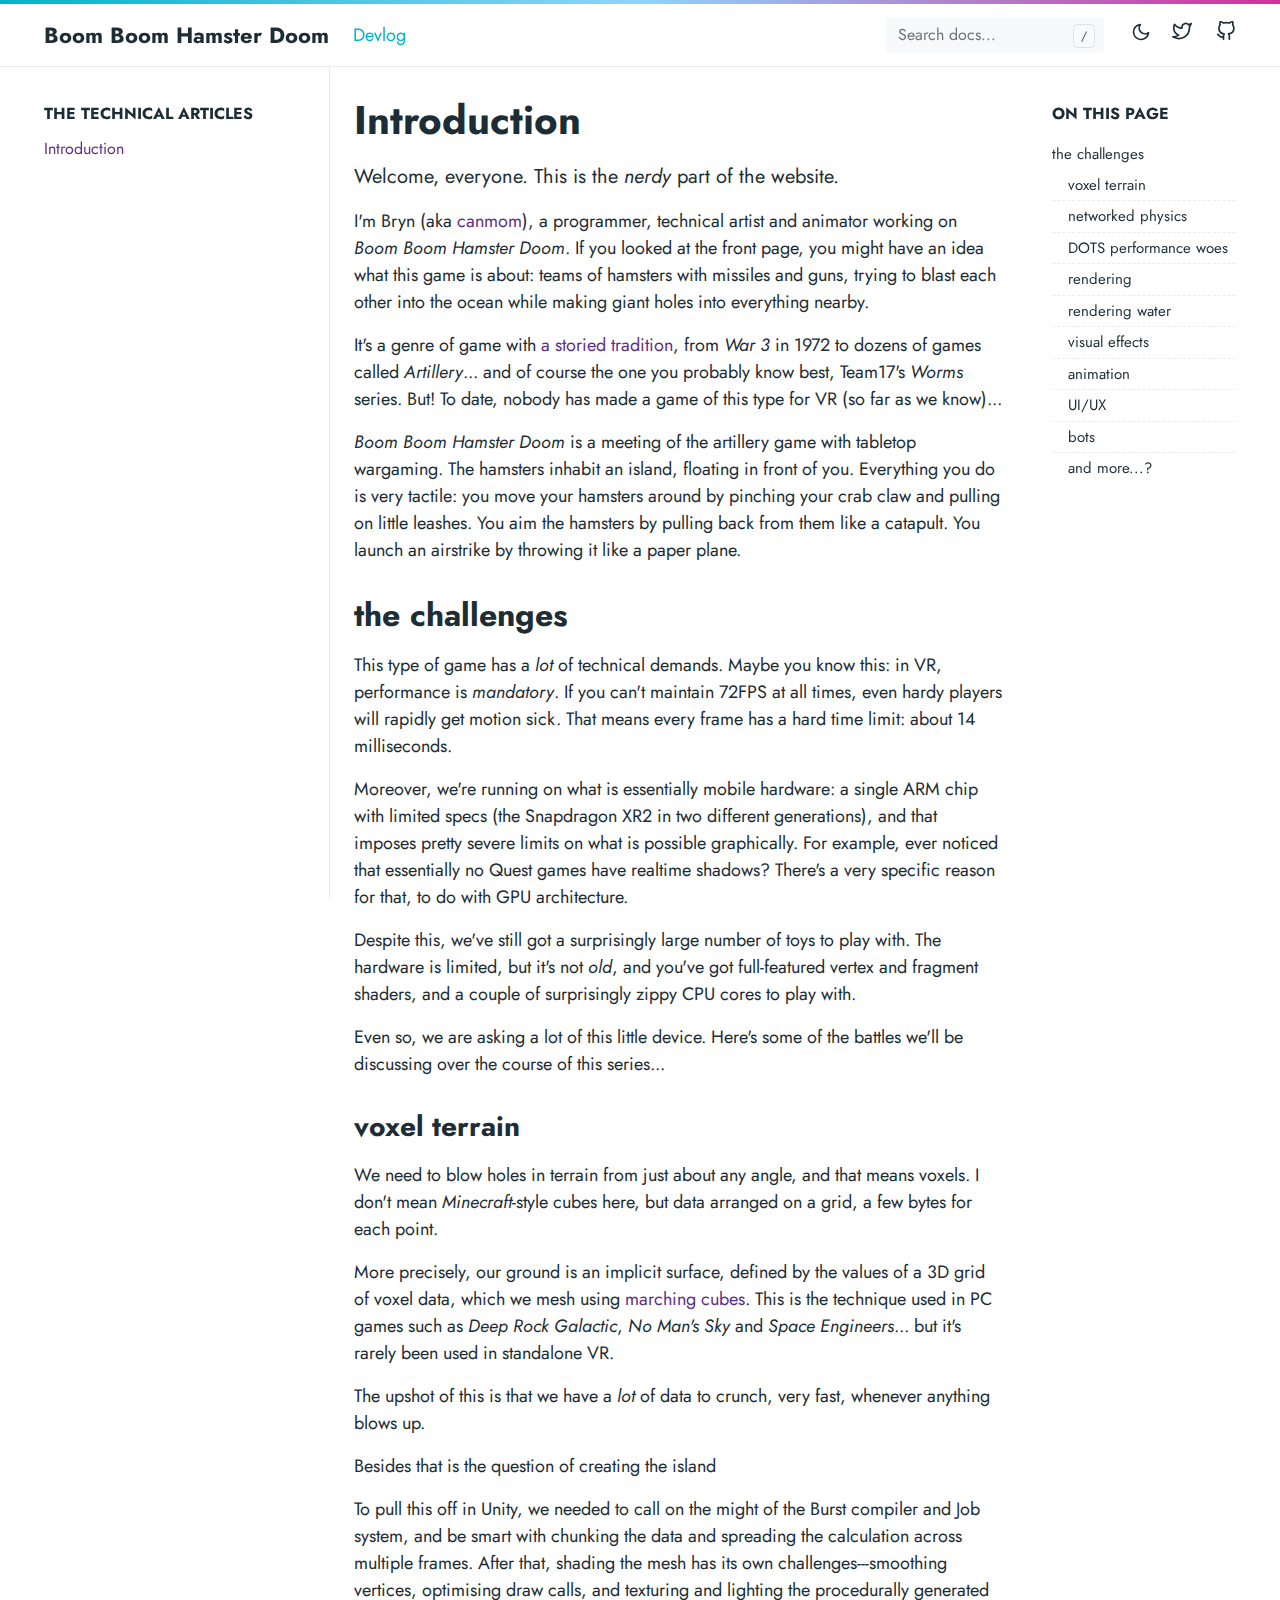
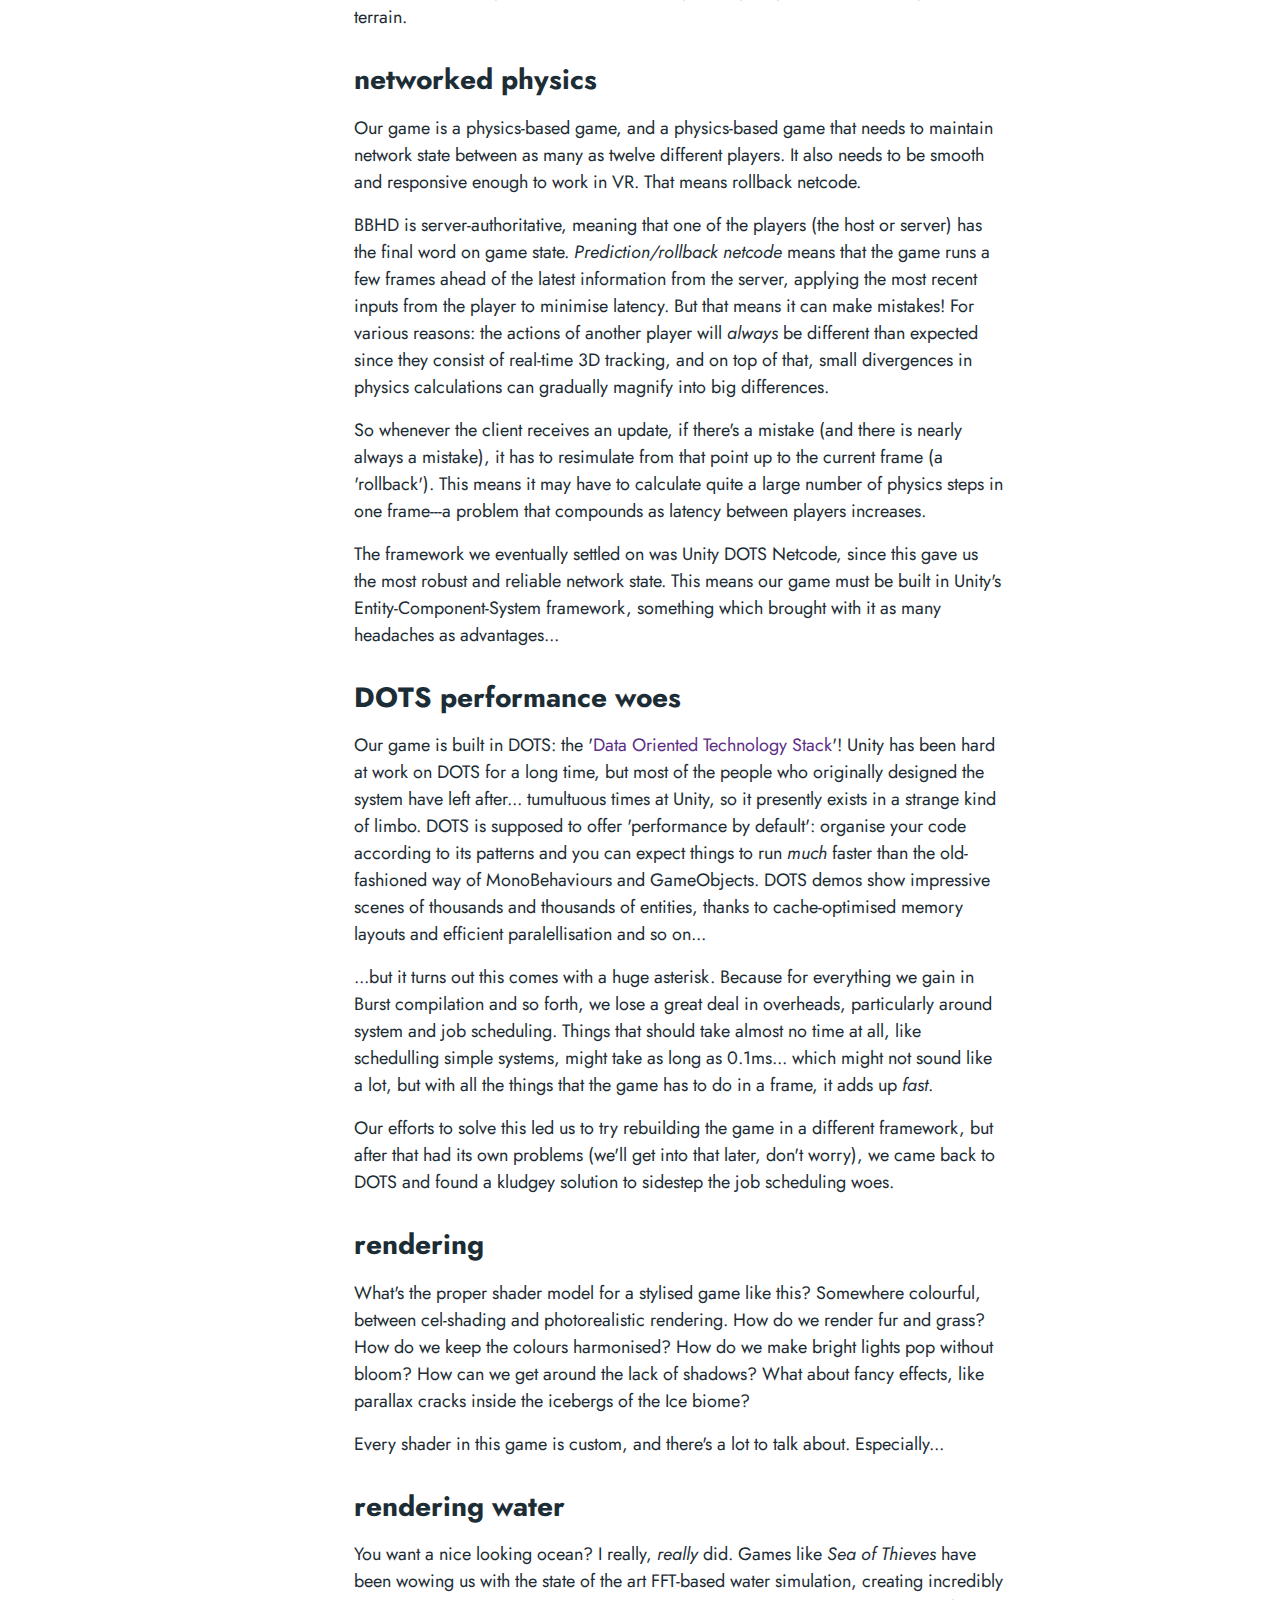
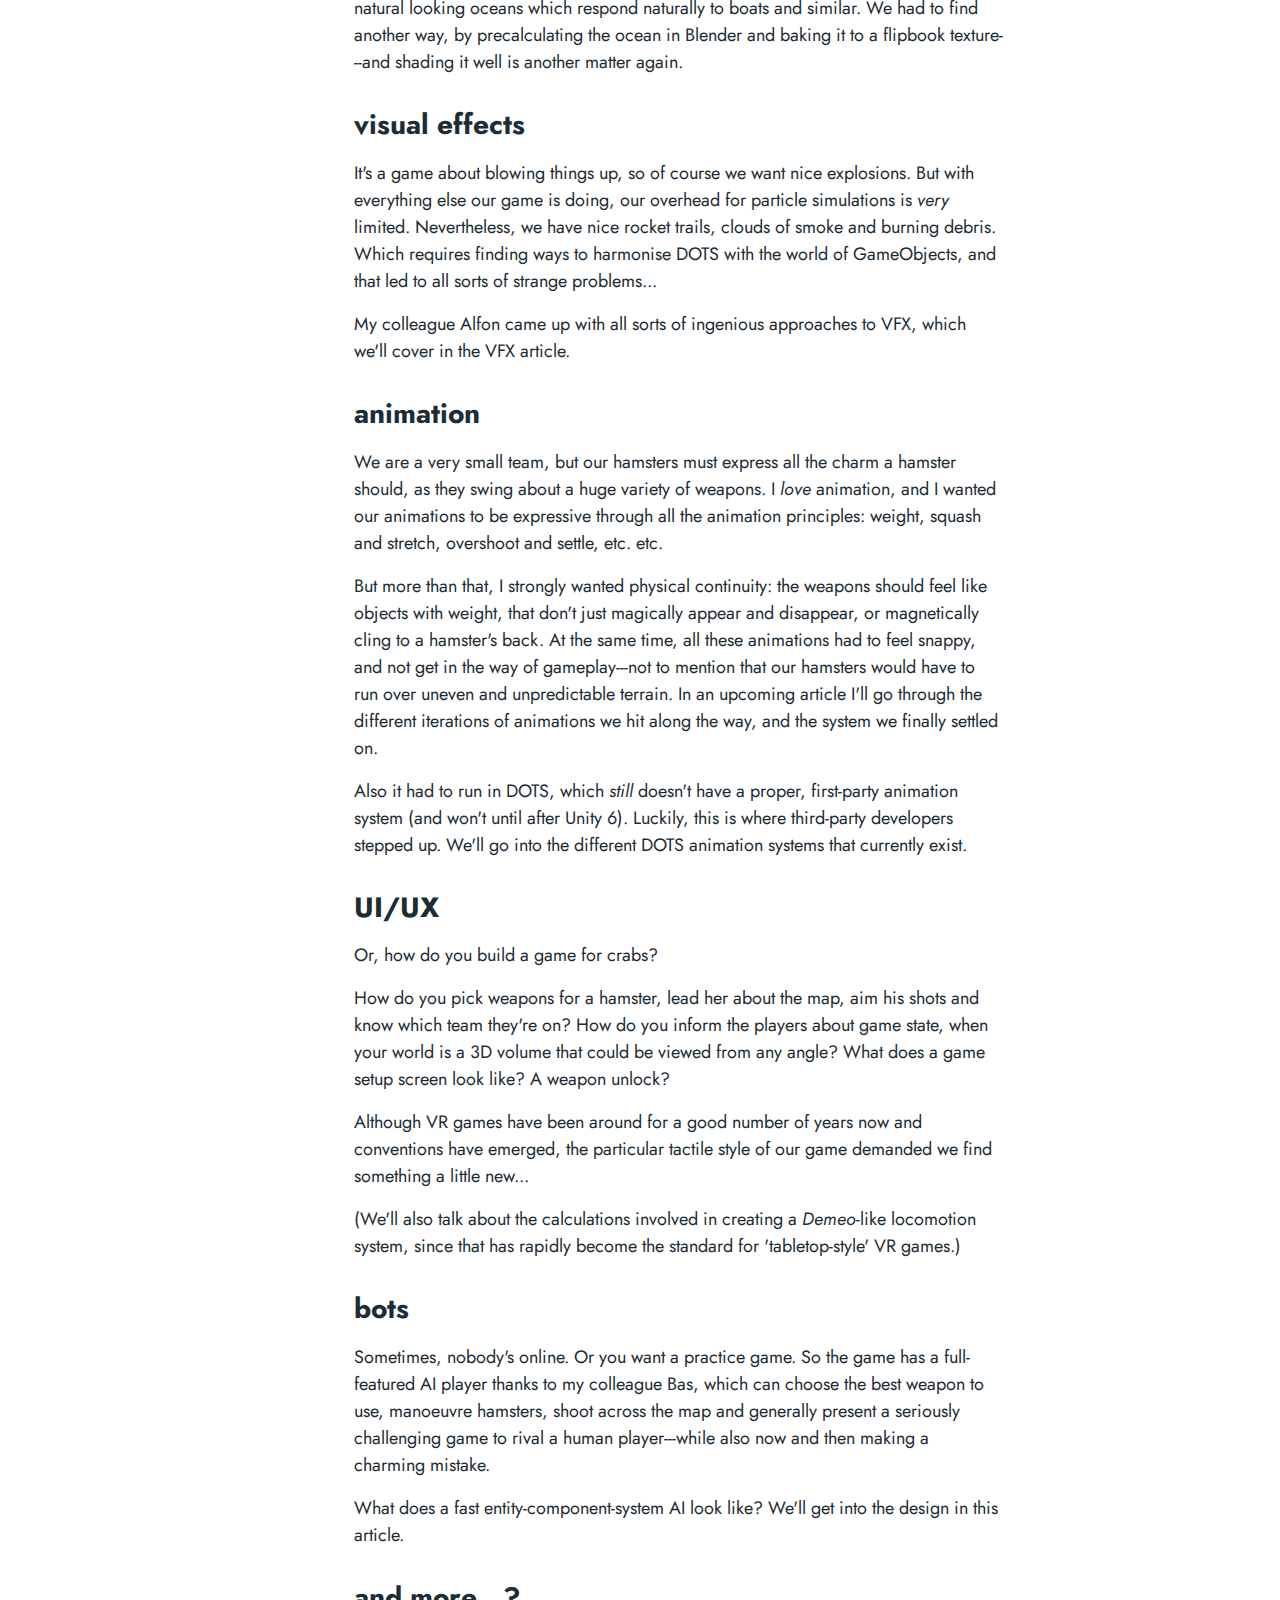
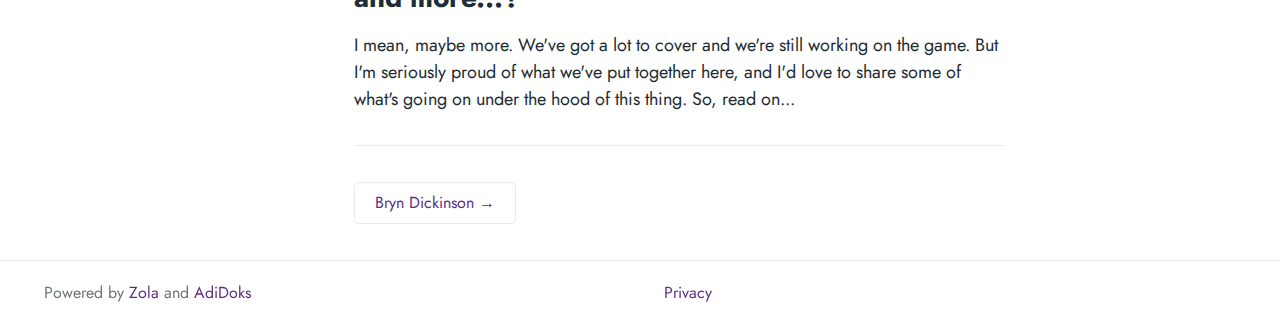
<file: dev/introduction/index.html>
<!DOCTYPE html>
<html lang="en-US">
<head>
<meta charset="utf-8">
<meta http-equiv="x-ua-compatible" content="ie=edge">
<meta name="viewport" content="width=device-width, initial-scale=1, shrink-to-fit=no">

  <link rel="preload" as="font" href="https://holonautic.github.io/fonts/vendor/jost/jost-v4-latin-regular.woff2" type="font/woff2" crossorigin>
  <link rel="preload" as="font" href="https://holonautic.github.io/fonts/vendor/jost/jost-v4-latin-700.woff2"  type="font/woff2" crossorigin>


<link rel="stylesheet" href="https://holonautic.github.io/main.css">



  
  
    
  

  
  
    
    
  
  
  
    
  
  
  
  
    
  
  
  


  <meta name="robots" content="index, follow">
  <meta name="googlebot" content="index, follow, max-snippet:-1, max-image-preview:large, max-video-preview:-1">
  <meta name="bingbot" content="index, follow, max-snippet:-1, max-image-preview:large, max-video-preview:-1">


	


	

<title>Introduction | Boom Boom Hamster Doom</title>
<meta name="description" content="What goes in to a Boom Boom Hamster Doom? An overview of the project.">
<link rel="canonical" href="https://holonautic.github.io/dev/introduction/">


  <meta name="twitter:card" content="summary_large_image">
  
    <meta name="twitter:image" content="https://holonautic.github.io/opengraph.png">
  
  <meta name="twitter:title" content="Introduction">
  <meta name="twitter:description" content="What goes in to a Boom Boom Hamster Doom? An overview of the project.">
  <meta name="twitter:site" content="@holonautic">
  <meta name="twitter:creator" content="@holonautic">
  
  <meta property="og:title" content="Introduction">
  <meta property="og:description" content="What goes in to a Boom Boom Hamster Doom? An overview of the project.">
  <meta property="og:type" content="article">
  <meta property="og:url" content="https://holonautic.github.io/dev/introduction/">

  
    <meta property="og:image" content="https://holonautic.github.io/opengraph.png">
  

  <meta property="og:updated_time" content="">
  <meta property="og:site_name" content="Introduction">

  

  

  
  <meta property="article:publisher" content="https://www.facebook.com/holonautic">
  <meta property="article:author" content="https://www.facebook.com/holonautic">
  <meta property="og:locale" content="en_US">





  





<script type="application/ld+json">
  {
    "@context": "http://schema.org",
    "@type": "BreadcrumbList",
    
      
      
        
        
        
        
        
        
        
        
          {
            "@type": "ListItem",
            "position":  1 ,
            "name": "Home",
            "item": "https://holonautic.github.io/"
          },
          
          
          {
            "@type": "ListItem",
            "position":  2 ,
            "name": "Dev",
            "item": "https://holonautic.github.io/dev/"
          },
        
      
        
        
        
        
        
        
        
        
          
          
          {
            "@type": "ListItem",
            "position":  3 ,
            "name": "Introduction",
            "item": "https://holonautic.github.io/dev/introduction/"
          },
        
      
    
  }
</script>






  <meta name="theme-color" content="#fff">
  <link rel="apple-touch-icon" sizes="180x180" href="https://holonautic.github.io/apple-touch-icon.png">
  <link rel="icon" type="image/png" sizes="32x32" href="https://holonautic.github.io/favicon-32x32.png">
  <link rel="icon" type="image/png" sizes="16x16" href="https://holonautic.github.io/favicon-16x16.png">
  
    <link rel="manifest" href="https://holonautic.github.io/site.webmanifest" crossorigin>
  


  

</head>

  

<body class="docs single">
  
  
  
  
<div class="header-bar fixed-top"></div>
<header class="navbar fixed-top navbar-expand-md navbar-light">
	<div class="container">
		<input class="menu-btn order-0" type="checkbox" id="menu-btn">
		<label class="menu-icon d-md-none" for="menu-btn"><span class="navicon"></span></label>
		<a class="navbar-brand order-1 order-md-0 me-auto" href="https://holonautic.github.io">Boom Boom Hamster Doom</a>
		<button id="mode" class="btn btn-link order-2 order-md-4" type="button" aria-label="Toggle mode">
			<span class="toggle-dark"><svg xmlns="http://www.w3.org/2000/svg" width="20" height="20" viewBox="0 0 24 24" fill="none" stroke="currentColor" stroke-width="2" stroke-linecap="round" stroke-linejoin="round" class="feather feather-moon"><path d="M21 12.79A9 9 0 1 1 11.21 3 7 7 0 0 0 21 12.79z"></path></svg></span>
			<span class="toggle-light"><svg xmlns="http://www.w3.org/2000/svg" width="20" height="20" viewBox="0 0 24 24" fill="none" stroke="currentColor" stroke-width="2" stroke-linecap="round" stroke-linejoin="round" class="feather feather-sun"><circle cx="12" cy="12" r="5"></circle><line x1="12" y1="1" x2="12" y2="3"></line><line x1="12" y1="21" x2="12" y2="23"></line><line x1="4.22" y1="4.22" x2="5.64" y2="5.64"></line><line x1="18.36" y1="18.36" x2="19.78" y2="19.78"></line><line x1="1" y1="12" x2="3" y2="12"></line><line x1="21" y1="12" x2="23" y2="12"></line><line x1="4.22" y1="19.78" x2="5.64" y2="18.36"></line><line x1="18.36" y1="5.64" x2="19.78" y2="4.22"></line></svg></span>
		</button>
		<ul class="navbar-nav fork-me order-3 order-md-5">
			
				
					<li class="nav-item">
						<a class="nav-link" href="https://twitter.com/Holonautic"><svg xmlns="http://www.w3.org/2000/svg" width="20" height="20" viewBox="0 0 24 24" fill="none" stroke="currentColor" stroke-width="2" stroke-linecap="round" stroke-linejoin="round" class="feather feather-twitter"><path d="M23 3a10.9 10.9 0 0 1-3.14 1.53 4.48 4.48 0 0 0-7.86 3v1A10.66 10.66 0 0 1 3 4s-4 9 5 13a11.64 11.64 0 0 1-7 2c9 5 20 0 20-11.5a4.5 4.5 0 0 0-.08-.83A7.72 7.72 0 0 0 23 3z"></path></svg><span class="ms-2 sr-only">Twitter</span></a>
					</li>
				
					<li class="nav-item">
						<a class="nav-link" href="https://github.com/Holonautic"><svg xmlns="http://www.w3.org/2000/svg" width="20" height="20" viewBox="0 0 24 24" fill="none" stroke="currentColor" stroke-width="2" stroke-linecap="round" stroke-linejoin="round" class="feather feather-github"><path d="M9 19c-5 1.5-5-2.5-7-3m14 6v-3.87a3.37 3.37 0 0 0-.94-2.61c3.14-.35 6.44-1.54 6.44-7A5.44 5.44 0 0 0 20 4.77 5.07 5.07 0 0 0 19.91 1S18.73.65 16 2.48a13.38 13.38 0 0 0-7 0C6.27.65 5.09 1 5.09 1A5.07 5.07 0 0 0 5 4.77a5.44 5.44 0 0 0-1.5 3.78c0 5.42 3.3 6.61 6.44 7A3.37 3.37 0 0 0 9 18.13V22"></path></svg><span class="ms-2 sr-only">GitHub</span></a>
					</li>
				
			
		</ul>
		<div class="collapse navbar-collapse order-4 order-md-1">
			<ul class="navbar-nav main-nav me-auto order-5 order-md-2">
				
					
				
				
				
					
						<li class="nav-item dev active">
							<a class="nav-link" href="https://holonautic.github.io/dev/">Devlog</a>
						</li>
					
				
			</ul>
			<div class="break order-6 d-md-none"></div>
			
				<form class="navbar-form flex-grow-1 order-7 order-md-3">
					<input id="userinput" class="form-control is-search" type="search" placeholder="Search docs..."
						aria-label="Search docs..." autocomplete="off">
					<div id="suggestions" class="shadow bg-white rounded"></div>
				</form>
			
		</div>
	</div>
</header>



  
<div class="wrap container" role="document">
  <div class="content">
    <div class="row flex-xl-nowrap">
	  
<div class="col-lg-5 col-xl-4 docs-sidebar">
	<nav class="docs-links" aria-label="Main navigation">
			
			
			
					<h3>the Technical Articles</h3>
					<ul class="list-unstyled">
					                           
							<li><a class="docs-link active" href="https://holonautic.github.io/dev/introduction/">Introduction</a></li>
					
					</ul>
			
			
	</nav>
</div>

	  
  
  <nav class="docs-toc d-none d-xl-block col-xl-3" aria-label="Secondary navigation">
  	<div class="page-links">
  			<h3>On this page</h3>
  			<nav id="TableOfContents">
  					<ul>
  							
  							<li><a href="https://holonautic.github.io/dev/introduction/#the-challenges">the challenges</a></li>
  							
  									<ul>
  											
  											<li><a href="https://holonautic.github.io/dev/introduction/#voxel-terrain">voxel terrain</a></li>
  											
  											<li><a href="https://holonautic.github.io/dev/introduction/#networked-physics">networked physics</a></li>
  											
  											<li><a href="https://holonautic.github.io/dev/introduction/#dots-performance-woes">DOTS performance woes</a></li>
  											
  											<li><a href="https://holonautic.github.io/dev/introduction/#rendering">rendering</a></li>
  											
  											<li><a href="https://holonautic.github.io/dev/introduction/#rendering-water">rendering water</a></li>
  											
  											<li><a href="https://holonautic.github.io/dev/introduction/#visual-effects">visual effects</a></li>
  											
  											<li><a href="https://holonautic.github.io/dev/introduction/#animation">animation</a></li>
  											
  											<li><a href="https://holonautic.github.io/dev/introduction/#ui-ux">UI&#x2F;UX</a></li>
  											
  											<li><a href="https://holonautic.github.io/dev/introduction/#bots">bots</a></li>
  											
  											<li><a href="https://holonautic.github.io/dev/introduction/#and-more">and more...?</a></li>
  											
  									</ul>
  							
  							
  					</ul>
  			</nav>
  	</div>
  </nav>
  

      <main class="docs-content col-lg-11 col-xl-9">
        <h1>Introduction</h1>
        <p class="lead">Welcome, everyone. This is the <em>nerdy</em> part of the website.</p>
        <p>I'm Bryn (aka <a href="https://canmom.art/">canmom</a>), a programmer, technical artist and animator working on <cite>Boom Boom Hamster Doom</cite>. If you looked at the front page, you might have an idea what this game is about: teams of hamsters with missiles and guns, trying to blast each other into the ocean while making giant holes into everything nearby.</p>
<p>It's a genre of game with <a href="https://en.wikipedia.org/wiki/Artillery_game">a storied tradition</a>, from <cite>War 3</cite> in 1972 to dozens of games called <cite>Artillery</cite>... and of course the one you probably know best, Team17's <cite>Worms</cite> series. But! To date, nobody has made a game of this type for VR (so far as we know)...</p>
<p><cite>Boom Boom Hamster Doom</cite> is a meeting of the artillery game with tabletop wargaming. The hamsters inhabit an island, floating in front of you. Everything you do is very tactile: you move your hamsters around by pinching your crab claw and pulling on little leashes. You aim the hamsters by pulling back from them like a catapult. You launch an airstrike by throwing it like a paper plane.</p>
<h2 id="the-challenges">the challenges</h2>
<p>This type of game has a <em>lot</em> of technical demands. Maybe you know this: in VR, performance is <em>mandatory</em>. If you can't maintain 72FPS at all times, even hardy players will rapidly get motion sick. That means every frame has a hard time limit: about 14 milliseconds.</p>
<p>Moreover, we're running on what is essentially mobile hardware: a single ARM chip with limited specs (the Snapdragon XR2 in two different generations), and that imposes pretty severe limits on what is possible graphically. For example, ever noticed that essentially no Quest games have realtime shadows? There's a very specific reason for that, to do with GPU architecture.</p>
<p>Despite this, we've still got a surprisingly large number of toys to play with. The hardware is limited, but it's not <em>old</em>, and you've got full-featured vertex and fragment shaders, and a couple of surprisingly zippy CPU cores to play with.</p>
<p>Even so, we are asking a lot of this little device. Here's some of the battles we'll be discussing over the course of this series...</p>
<h3 id="voxel-terrain">voxel terrain</h3>
<p>We need to blow holes in terrain from just about any angle, and that means voxels. I don't mean <cite>Minecraft</cite>-style cubes here, but data arranged on a grid, a few bytes for each point.</p>
<p>More precisely, our ground is an implicit surface, defined by the values of a 3D grid of voxel data, which we mesh using <a href="https://en.wikipedia.org/wiki/Marching_cubes">marching cubes</a>. This is the technique used in PC games such as <cite>Deep Rock Galactic</cite>, <cite>No Man's Sky</cite> and <cite>Space Engineers</cite>... but it's rarely been used in standalone VR.</p>
<p>The upshot of this is that we have a <em>lot</em> of data to crunch, very fast, whenever anything blows up.</p>
<p>Besides that is the question of creating the island</p>
<p>To pull this off in Unity, we needed to call on the might of the Burst compiler and Job system, and be smart with chunking the data and spreading the calculation across multiple frames. After that, shading the mesh has its own challenges---smoothing vertices, optimising draw calls, and texturing and lighting the procedurally generated terrain.</p>
<h3 id="networked-physics">networked physics</h3>
<p>Our game is a physics-based game, and a physics-based game that needs to maintain network state between as many as twelve different players. It also needs to be smooth and responsive enough to work in VR. That means rollback netcode.</p>
<p>BBHD is server-authoritative, meaning that one of the players (the host or server) has the final word on game state. <dfn>Prediction/rollback netcode</dfn> means that the game runs a few frames ahead of the latest information from the server, applying the most recent inputs from the player to minimise latency. But that means it can make mistakes! For various reasons: the actions of another player will <em>always</em> be different than expected since they consist of real-time 3D tracking, and on top of that, small divergences in physics calculations can gradually magnify into big differences.</p>
<p>So whenever the client receives an update, if there's a mistake (and there is nearly always a mistake), it has to resimulate from that point up to the current frame (a 'rollback'). This means it may have to calculate quite a large number of physics steps in one frame---a problem that compounds as latency between players increases.</p>
<p>The framework we eventually settled on was Unity DOTS Netcode, since this gave us the most robust and reliable network state. This means our game must be built in Unity's Entity-Component-System framework, something which brought with it as many headaches as advantages...</p>
<h3 id="dots-performance-woes">DOTS performance woes</h3>
<p>Our game is built in DOTS: the '<a href="https://unity.com/dots">Data Oriented Technology Stack</a>'! Unity has been hard at work on DOTS for a long time, but most of the people who originally designed the system have left after... tumultuous times at Unity, so it presently exists in a strange kind of limbo. DOTS is supposed to offer 'performance by default': organise your code according to its patterns and you can expect things to run <em>much</em> faster than the old-fashioned way of MonoBehaviours and GameObjects. DOTS demos show impressive scenes of thousands and thousands of entities, thanks to cache-optimised memory layouts and efficient paralellisation and so on...</p>
<p>...but it turns out this comes with a huge asterisk. Because for everything we gain in Burst compilation and so forth, we lose a great deal in overheads, particularly around system and job scheduling. Things that should take almost no time at all, like schedulling simple systems, might take as long as 0.1ms... which might not sound like a lot, but with all the things that the game has to do in a frame, it adds up <em>fast</em>.</p>
<p>Our efforts to solve this led us to try rebuilding the game in a different framework, but after that had its own problems (we'll get into that later, don't worry), we came back to DOTS and found a kludgey solution to sidestep the job scheduling woes.</p>
<h3 id="rendering">rendering</h3>
<p>What's the proper shader model for a stylised game like this? Somewhere colourful, between cel-shading and photorealistic rendering. How do we render fur and grass? How do we keep the colours harmonised? How do we make bright lights pop without bloom? How can we get around the lack of shadows? What about fancy effects, like parallax cracks inside the icebergs of the Ice biome?</p>
<p>Every shader in this game is custom, and there's a lot to talk about. Especially...</p>
<h3 id="rendering-water">rendering water</h3>
<p>You want a nice looking ocean? I really, <em>really</em> did. Games like <cite>Sea of Thieves</cite> have been wowing us with the state of the art FFT-based water simulation, creating incredibly natural looking oceans which respond naturally to boats and similar. We had to find another way, by precalculating the ocean in Blender and baking it to a flipbook texture---and shading it well is another matter again.</p>
<h3 id="visual-effects">visual effects</h3>
<p>It's a game about blowing things up, so of course we want nice explosions. But with everything else our game is doing, our overhead for particle simulations is <em>very</em> limited. Nevertheless, we have nice rocket trails, clouds of smoke and burning debris. Which requires finding ways to harmonise DOTS with the world of GameObjects, and that led to all sorts of strange problems...</p>
<p>My colleague Alfon came up with all sorts of ingenious approaches to VFX, which we'll cover in the VFX article.</p>
<h3 id="animation">animation</h3>
<p>We are a very small team, but our hamsters must express all the charm a hamster should, as they swing about a huge variety of weapons. I <em>love</em> animation, and I wanted our animations to be expressive through all the animation principles: weight, squash and stretch, overshoot and settle, etc. etc.</p>
<p>But more than that, I strongly wanted physical continuity: the weapons should feel like objects with weight, that don't just magically appear and disappear, or magnetically cling to a hamster's back. At the same time, all these animations had to feel snappy, and not get in the way of gameplay---not to mention that our hamsters would have to run over uneven and unpredictable terrain. In an upcoming article I'll go through the different iterations of animations we hit along the way, and the system we finally settled on.</p>
<p>Also it had to run in DOTS, which <em>still</em> doesn't have a proper, first-party animation system (and won't until after Unity 6). Luckily, this is where third-party developers stepped up. We'll go into the different DOTS animation systems that currently exist.</p>
<h3 id="ui-ux">UI/UX</h3>
<p>Or, how do you build a game for crabs?</p>
<p>How do you pick weapons for a hamster, lead her about the map, aim his shots and know which team they're on? How do you inform the players about game state, when your world is a 3D volume that could be viewed from any angle? What does a game setup screen look like? A weapon unlock?</p>
<p>Although VR games have been around for a good number of years now and conventions have emerged, the particular tactile style of our game demanded we find something a little new...</p>
<p>(We'll also talk about the calculations involved in creating a <cite>Demeo</cite>-like locomotion system, since that has rapidly become the standard for 'tabletop-style' VR games.)</p>
<h3 id="bots">bots</h3>
<p>Sometimes, nobody's online. Or you want a practice game. So the game has a full-featured AI player thanks to my colleague Bas, which can choose the best weapon to use, manoeuvre hamsters, shoot across the map and generally present a seriously challenging game to rival a human player---while also now and then making a charming mistake.</p>
<p>What does a fast entity-component-system AI look like? We'll get into the design in this article.</p>
<h3 id="and-more">and more...?</h3>
<p>I mean, maybe more. We've got a lot to cover and we're still working on the game. But I'm seriously proud of what we've put together here, and I'd love to share some of what's going on under the hood of this thing. So, read on...</p>

        
        
<div class="docs-navigation d-flex justify-content-between">
  
  
  
  
  
    
    
    
    
      
    
  

  
  
  
  
  
    
    
    
      
      
        
      
    
      
      
        
          
          
          <a class="ms-auto" href="https:&#x2F;&#x2F;holonautic.github.io&#x2F;authors&#x2F;bryn-dickinson&#x2F;">
            <div class="card my-1">
              <div class="card-body py-2">
                Bryn Dickinson &rarr;
              </div>
            </div>
          </a>
          
          
          
        
      
    
  
</div>

      </main>
    </div>
  </div>
</div>


  
    
<footer class="footer text-muted">
	<div class="container">
		<div class="row">
			<div class="col-lg-8 order-last order-lg-first">
				<ul class="list-inline">
					
						<li class="list-inline-item">Powered by <a href="https://www.getzola.org/">Zola</a> and <a href="https://github.com/aaranxu/adidoks">AdiDoks</a></li>
					
				</ul>
			</div>
			<div class="col-lg-8 order-first order-lg-last text-lg-end">
				<ul class="list-inline">
					
						
							<li class="list-inline-item"><a href="https://holonautic.github.io/https://www.holonautic.com/privacy-policies/privacy-policy/">Privacy</a></li>
						
					
				</ul>
			</div>
		</div>
	</div>
</footer>

  

  
<script type="text/javascript" src="https://holonautic.github.io/js/main.js" defer></script>

  <script type="text/javascript" src="https://holonautic.github.io/plugins/elasticlunr.min.js" defer></script>
  <script type="text/javascript" src="https://holonautic.github.io/search_index.en.js" defer></script>
  <script type="text/javascript" src="https://holonautic.github.io/js/search.js" defer></script>

<script src="https://code.jquery.com/jquery-3.2.1.slim.min.js" integrity="sha384-KJ3o2DKtIkvYIK3UENzmM7KCkRr/rE9/Qpg6aAZGJwFDMVNA/GpGFF93hXpG5KkN" crossorigin="anonymous"></script>
<script src="https://cdn.jsdelivr.net/npm/popper.js@1.12.9/dist/umd/popper.min.js" integrity="sha384-ApNbgh9B+Y1QKtv3Rn7W3mgPxhU9K/ScQsAP7hUibX39j7fakFPskvXusvfa0b4Q" crossorigin="anonymous"></script>
<script src="https://cdn.jsdelivr.net/npm/bootstrap@4.0.0/dist/js/bootstrap.min.js" integrity="sha384-JZR6Spejh4U02d8jOt6vLEHfe/JQGiRRSQQxSfFWpi1MquVdAyjUar5+76PVCmYl" crossorigin="anonymous"></script>
  
</body>
</html>
</file>
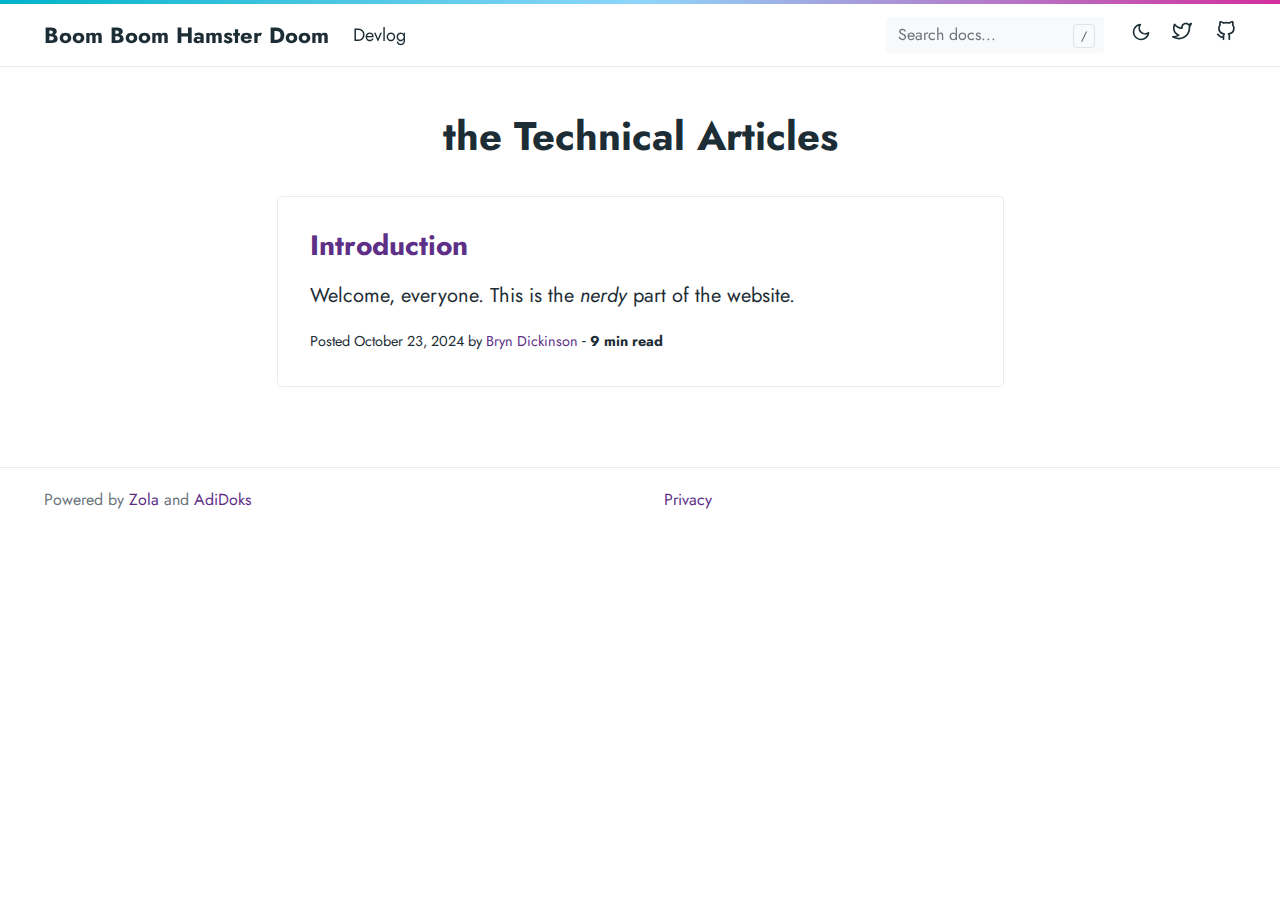
<file: dev/page/1/index.html>
<!doctype html>
<meta charset="utf-8">
<link rel="canonical" href="https://holonautic.github.io/dev/">
<meta http-equiv="refresh" content="0; url=https://holonautic.github.io/dev/">
<title>Redirect</title>
<p><a href="https://holonautic.github.io/dev/">Click here</a> to be redirected.</p>
</file>
